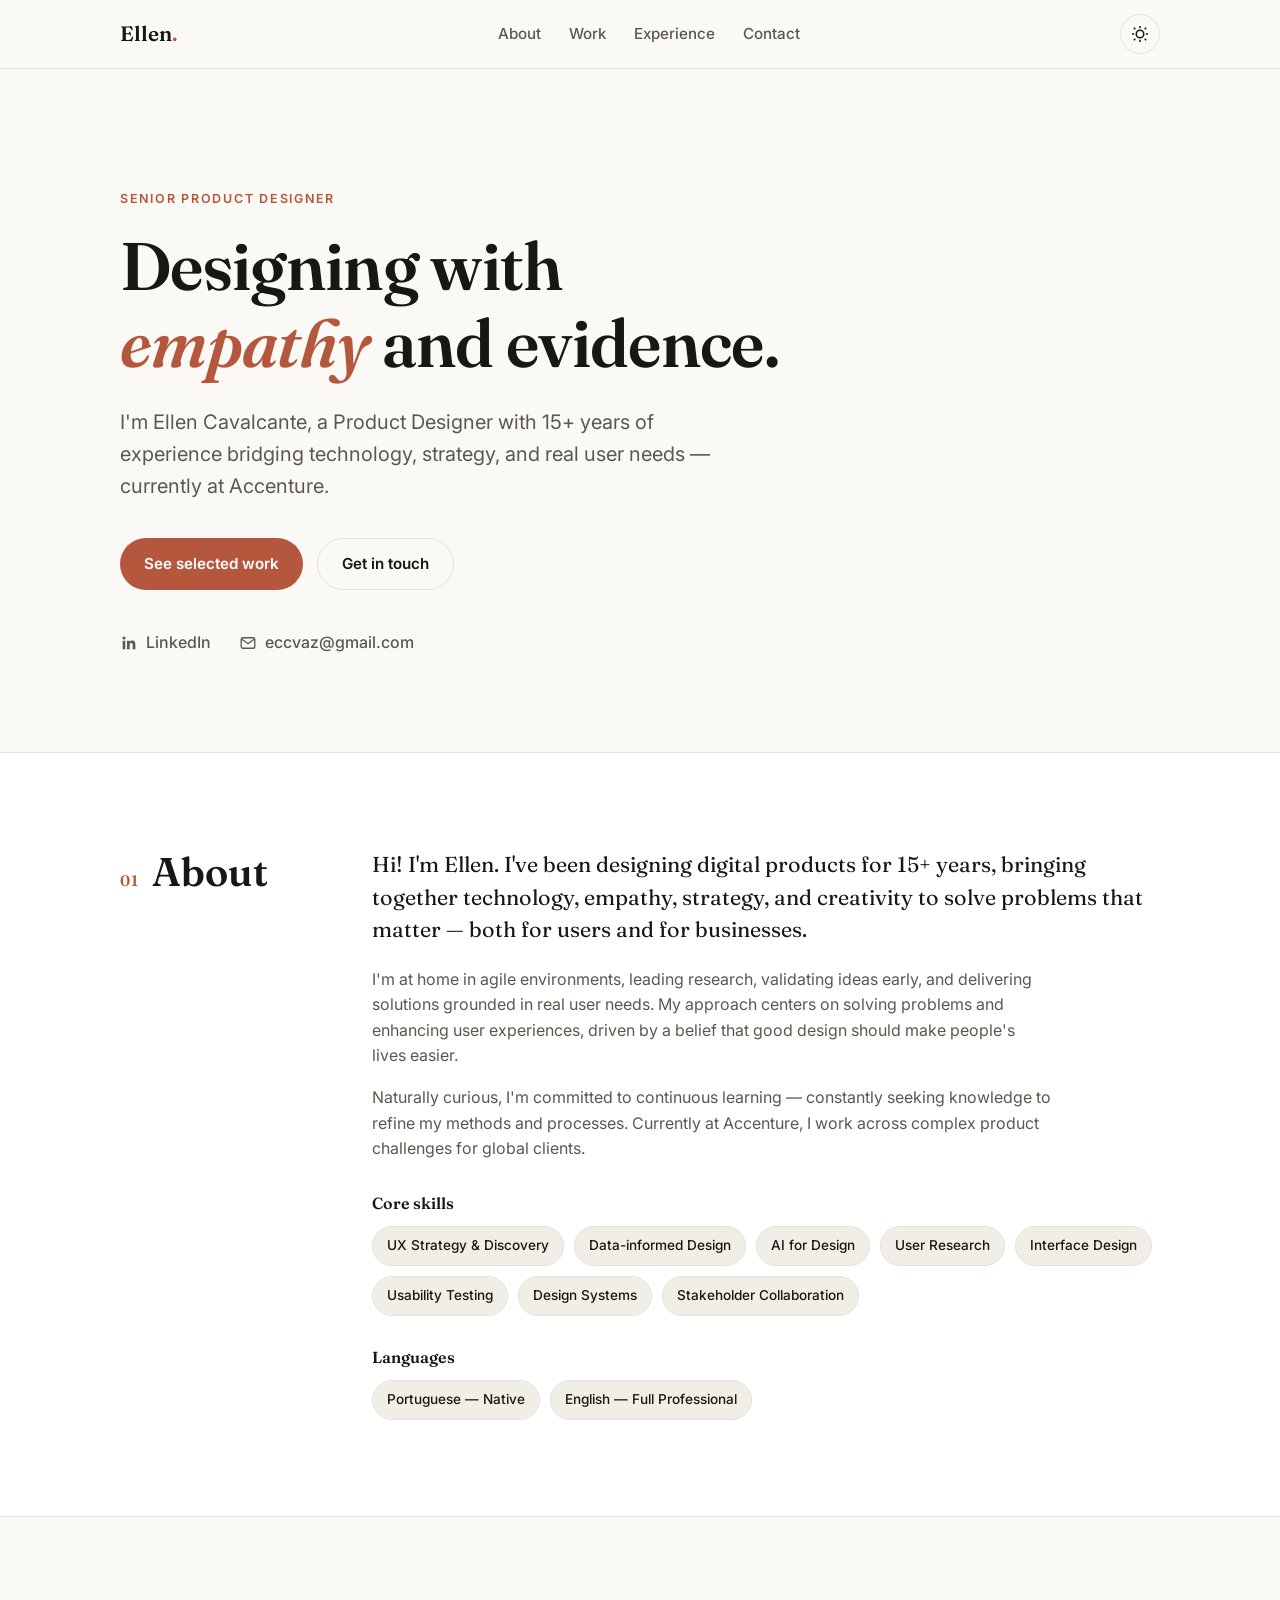
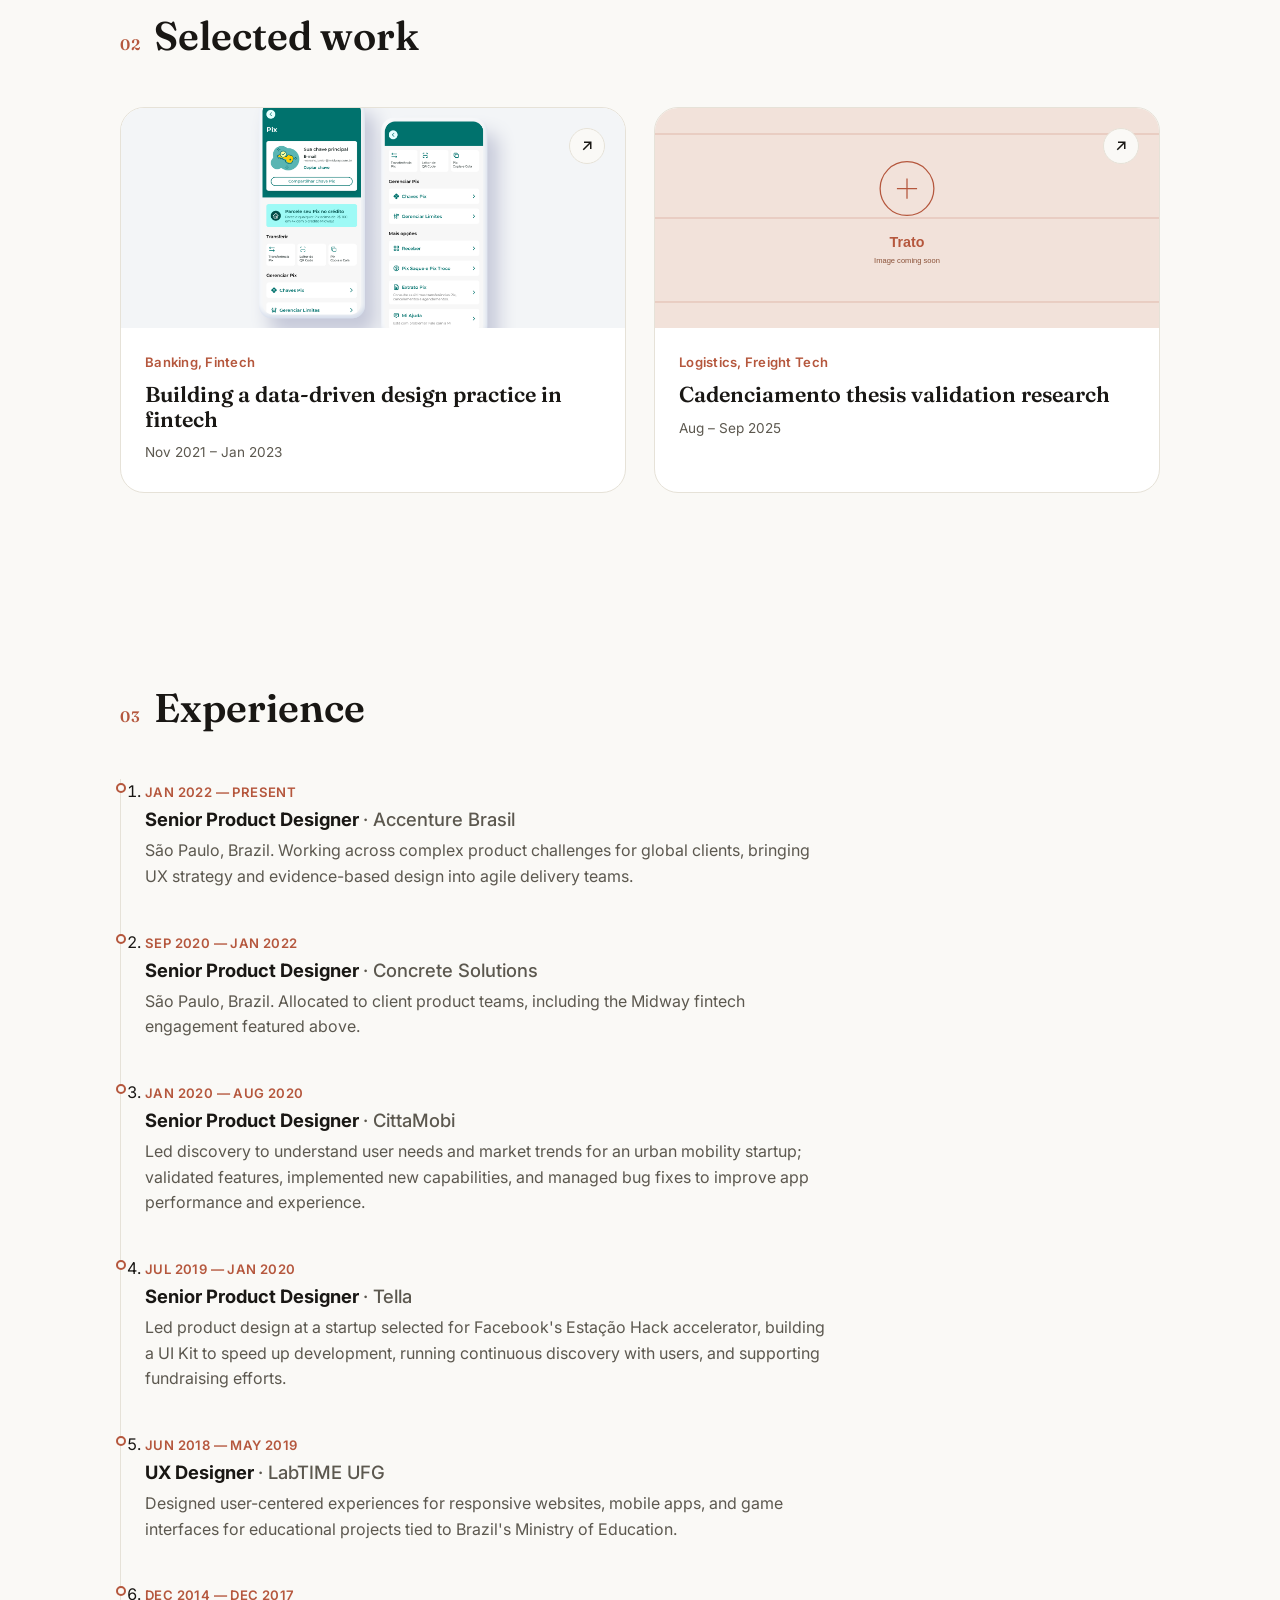
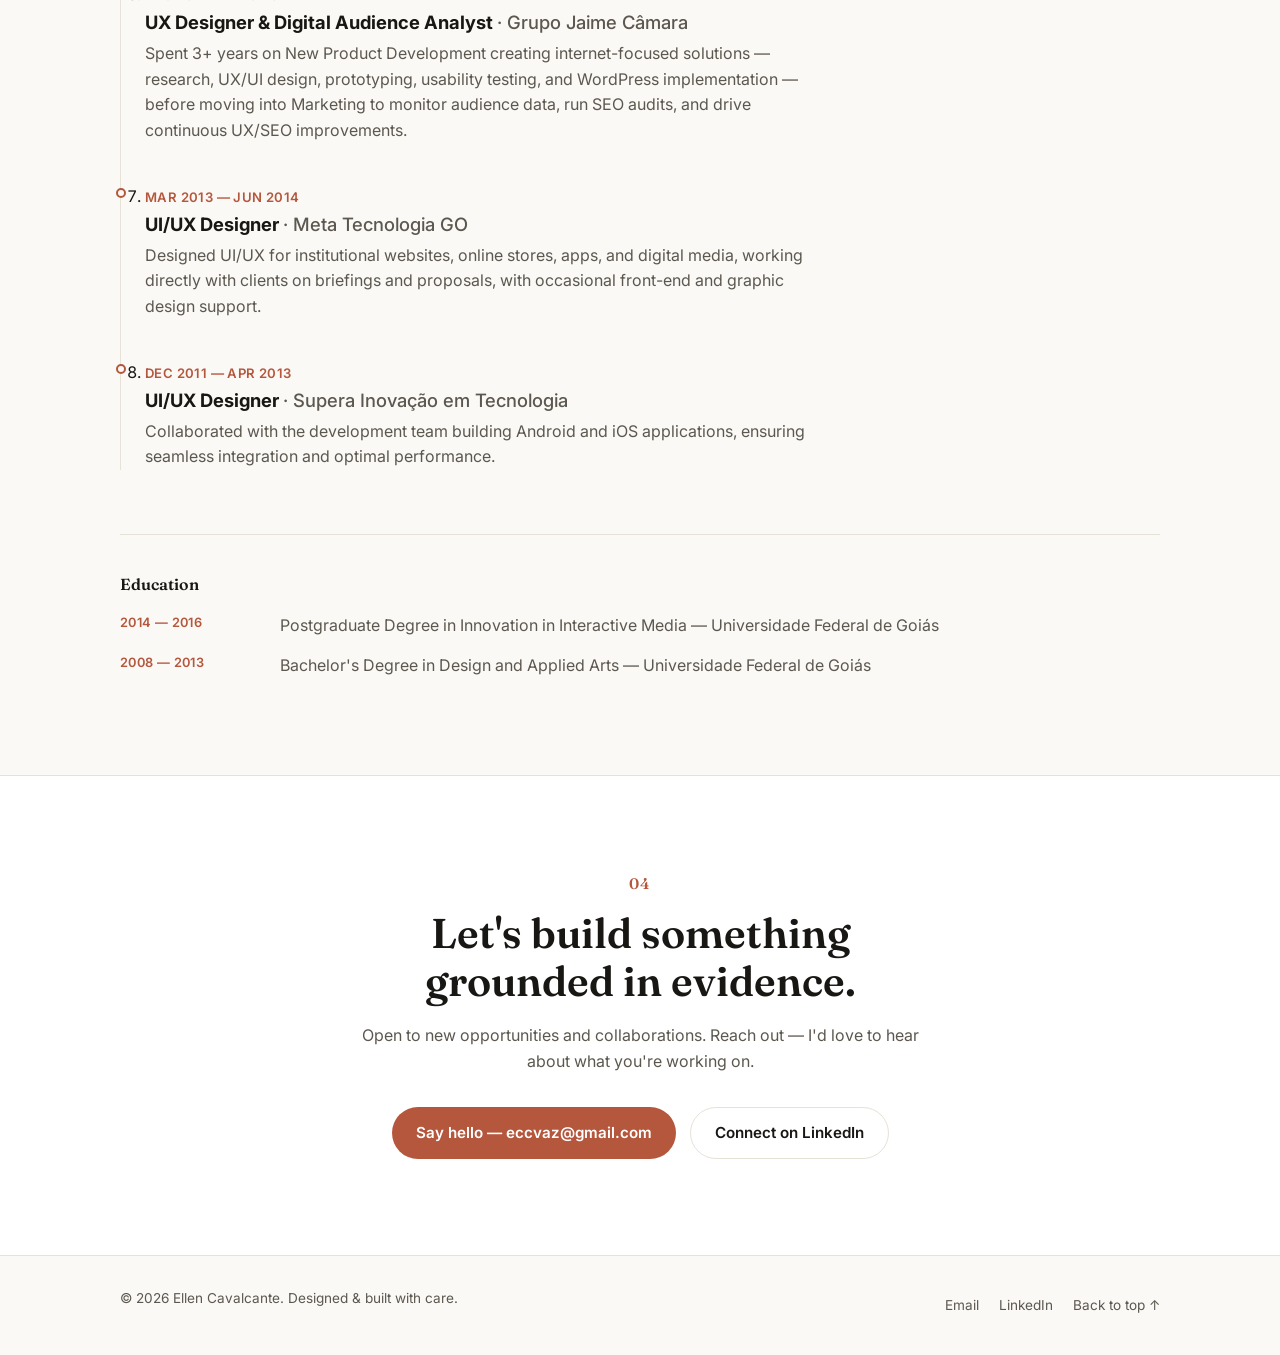
<file: index.html>
<!DOCTYPE html>
<html lang="en">
<head>
<meta charset="UTF-8" />
<meta name="viewport" content="width=device-width, initial-scale=1.0" />
<title>Ellen Cavalcante — Senior Product Designer</title>
<meta name="description" content="Ellen Cavalcante, Senior Product Designer with 15+ years of experience bridging technology, strategy, and real user needs. Designing with empathy and evidence." />
<link rel="preconnect" href="https://fonts.googleapis.com" />
<link rel="preconnect" href="https://fonts.gstatic.com" crossorigin />
<link href="https://fonts.googleapis.com/css2?family=Fraunces:ital,opsz,wght@0,9..144,400;0,9..144,500;0,9..144,600;1,9..144,500&family=Inter:wght@400;500;600;700&display=swap" rel="stylesheet" />
<link rel="stylesheet" href="assets/css/style.css" />
</head>
<body>

<a class="skip-link" href="#main">Skip to content</a>

<header class="site-header">
  <div class="wrap header-inner">
    <a href="#top" class="logo">Ellen<span>.</span></a>

    <nav class="main-nav" id="main-nav">
      <a href="#about">About</a>
      <a href="#work">Work</a>
      <a href="#experience">Experience</a>
      <a href="#contact">Contact</a>
    </nav>

    <div class="header-actions">
      <button id="theme-toggle" class="icon-btn" type="button" aria-label="Toggle dark mode">
        <svg class="icon icon-sun" width="20" height="20" viewBox="0 0 24 24" fill="none" stroke="currentColor" stroke-width="1.8"><circle cx="12" cy="12" r="4.5"/><path d="M12 2.5v2.5M12 19v2.5M4.6 4.6l1.8 1.8M17.6 17.6l1.8 1.8M2.5 12h2.5M19 12h2.5M4.6 19.4l1.8-1.8M17.6 6.4l1.8-1.8"/></svg>
        <svg class="icon icon-moon" width="20" height="20" viewBox="0 0 24 24" fill="none" stroke="currentColor" stroke-width="1.8"><path d="M20 14.5A8.5 8.5 0 1 1 9.5 4a6.8 6.8 0 0 0 10.5 10.5Z"/></svg>
      </button>
      <button id="nav-toggle" class="icon-btn nav-toggle" type="button" aria-label="Open menu" aria-expanded="false" aria-controls="main-nav">
        <span></span><span></span><span></span>
      </button>
    </div>
  </div>
</header>

<main id="main">

  <!-- HERO -->
  <section class="hero" id="top">
    <div class="wrap hero-inner">
      <p class="eyebrow reveal">Senior Product Designer</p>
      <h1 class="reveal">Designing with <em>empathy</em> and evidence.</h1>
      <p class="hero-lead reveal">
        I'm Ellen Cavalcante, a Product Designer with 15+ years of experience bridging
        technology, strategy, and real user needs — currently at Accenture.
      </p>
      <div class="hero-actions reveal">
        <a class="btn btn-primary" href="#work">See selected work</a>
        <a class="btn btn-ghost" href="#contact">Get in touch</a>
      </div>
      <div class="hero-links reveal">
        <a href="https://www.linkedin.com/in/ellen-cavalcante" target="_blank" rel="noopener">
          <svg width="18" height="18" viewBox="0 0 24 24" fill="currentColor"><path d="M20.45 20.45h-3.55v-5.57c0-1.33-.02-3.04-1.85-3.04-1.86 0-2.15 1.45-2.15 2.94v5.67H9.35V9h3.41v1.56h.05c.48-.9 1.64-1.85 3.38-1.85 3.6 0 4.27 2.37 4.27 5.46v6.28ZM5.34 7.43a2.06 2.06 0 1 1 0-4.12 2.06 2.06 0 0 1 0 4.12ZM7.12 20.45H3.56V9h3.56v11.45Z"/></svg>
          LinkedIn
        </a>
        <a href="mailto:eccvaz@gmail.com">
          <svg width="18" height="18" viewBox="0 0 24 24" fill="none" stroke="currentColor" stroke-width="1.8"><rect x="3" y="5" width="18" height="14" rx="2"/><path d="m4 7 8 6 8-6"/></svg>
          eccvaz@gmail.com
        </a>
      </div>
    </div>
  </section>

  <!-- ABOUT -->
  <section class="about" id="about">
    <div class="wrap about-grid">
      <div class="section-head reveal">
        <span class="section-num">01</span>
        <h2>About</h2>
      </div>

      <div class="about-content">
        <p class="about-lead reveal">
          Hi! I'm Ellen. I've been designing digital products for 15+ years, bringing
          together technology, empathy, strategy, and creativity to solve problems that
          matter — both for users and for businesses.
        </p>
        <p class="reveal">
          I'm at home in agile environments, leading research, validating ideas early, and
          delivering solutions grounded in real user needs. My approach centers on solving
          problems and enhancing user experiences, driven by a belief that good design
          should make people's lives easier.
        </p>
        <p class="reveal">
          Naturally curious, I'm committed to continuous learning — constantly seeking
          knowledge to refine my methods and processes. Currently at Accenture, I work
          across complex product challenges for global clients.
        </p>

        <div class="skills reveal">
          <h3>Core skills</h3>
          <ul class="tag-list">
            <li>UX Strategy &amp; Discovery</li>
            <li>Data-informed Design</li>
            <li>AI for Design</li>
            <li>User Research</li>
            <li>Interface Design</li>
            <li>Usability Testing</li>
            <li>Design Systems</li>
            <li>Stakeholder Collaboration</li>
          </ul>
        </div>

        <div class="languages reveal">
          <h3>Languages</h3>
          <ul class="tag-list">
            <li>Portuguese — Native</li>
            <li>English — Full Professional</li>
          </ul>
        </div>
      </div>
    </div>
  </section>

  <!-- PROJECTS -->
  <section class="work" id="work">
    <div class="wrap">
      <div class="section-head reveal">
        <span class="section-num">02</span>
        <h2>Selected work</h2>
      </div>

      <div class="work-grid">
        <a class="work-card reveal" href="cases/building-a-data-driven-design-practice-in-fintech.html">
          <div class="work-card-media">
            <img src="assets/img/projects/midway/hero.png" alt="Pix home screen redesign for Midway's fintech app" loading="lazy" />
          </div>
          <div class="work-card-body">
            <p class="work-card-meta">Banking, Fintech</p>
            <h3>Building a data-driven design practice in fintech</h3>
            <p class="work-card-period">Nov 2021 – Jan 2023</p>
          </div>
          <span class="work-card-arrow" aria-hidden="true">
            <svg width="18" height="18" viewBox="0 0 24 24" fill="none" stroke="currentColor" stroke-width="2"><path d="M7 17 17 7M8 7h9v9"/></svg>
          </span>
        </a>

        <a class="work-card reveal" href="cases/cadenciamento-thesis-validation-research.html">
          <div class="work-card-media">
            <img src="assets/img/projects/trato/placeholder.svg" alt="Trato — Cadenciamento research project placeholder image" loading="lazy" />
          </div>
          <div class="work-card-body">
            <p class="work-card-meta">Logistics, Freight Tech</p>
            <h3>Cadenciamento thesis validation research</h3>
            <p class="work-card-period">Aug – Sep 2025</p>
          </div>
          <span class="work-card-arrow" aria-hidden="true">
            <svg width="18" height="18" viewBox="0 0 24 24" fill="none" stroke="currentColor" stroke-width="2"><path d="M7 17 17 7M8 7h9v9"/></svg>
          </span>
        </a>
      </div>
    </div>
  </section>

  <!-- EXPERIENCE -->
  <section class="experience" id="experience">
    <div class="wrap">
      <div class="section-head reveal">
        <span class="section-num">03</span>
        <h2>Experience</h2>
      </div>

      <ol class="timeline">
        <li class="timeline-item reveal">
          <div class="timeline-marker"></div>
          <div class="timeline-content">
            <p class="timeline-date">Jan 2022 — Present</p>
            <h3>Senior Product Designer <span>· Accenture Brasil</span></h3>
            <p>São Paulo, Brazil. Working across complex product challenges for global clients, bringing UX strategy and evidence-based design into agile delivery teams.</p>
          </div>
        </li>
        <li class="timeline-item reveal">
          <div class="timeline-marker"></div>
          <div class="timeline-content">
            <p class="timeline-date">Sep 2020 — Jan 2022</p>
            <h3>Senior Product Designer <span>· Concrete Solutions</span></h3>
            <p>São Paulo, Brazil. Allocated to client product teams, including the Midway fintech engagement featured above.</p>
          </div>
        </li>
        <li class="timeline-item reveal">
          <div class="timeline-marker"></div>
          <div class="timeline-content">
            <p class="timeline-date">Jan 2020 — Aug 2020</p>
            <h3>Senior Product Designer <span>· CittaMobi</span></h3>
            <p>Led discovery to understand user needs and market trends for an urban mobility startup; validated features, implemented new capabilities, and managed bug fixes to improve app performance and experience.</p>
          </div>
        </li>
        <li class="timeline-item reveal">
          <div class="timeline-marker"></div>
          <div class="timeline-content">
            <p class="timeline-date">Jul 2019 — Jan 2020</p>
            <h3>Senior Product Designer <span>· Tella</span></h3>
            <p>Led product design at a startup selected for Facebook's Estação Hack accelerator, building a UI Kit to speed up development, running continuous discovery with users, and supporting fundraising efforts.</p>
          </div>
        </li>
        <li class="timeline-item reveal">
          <div class="timeline-marker"></div>
          <div class="timeline-content">
            <p class="timeline-date">Jun 2018 — May 2019</p>
            <h3>UX Designer <span>· LabTIME UFG</span></h3>
            <p>Designed user-centered experiences for responsive websites, mobile apps, and game interfaces for educational projects tied to Brazil's Ministry of Education.</p>
          </div>
        </li>
        <li class="timeline-item reveal">
          <div class="timeline-marker"></div>
          <div class="timeline-content">
            <p class="timeline-date">Dec 2014 — Dec 2017</p>
            <h3>UX Designer &amp; Digital Audience Analyst <span>· Grupo Jaime Câmara</span></h3>
            <p>Spent 3+ years on New Product Development creating internet-focused solutions — research, UX/UI design, prototyping, usability testing, and WordPress implementation — before moving into Marketing to monitor audience data, run SEO audits, and drive continuous UX/SEO improvements.</p>
          </div>
        </li>
        <li class="timeline-item reveal">
          <div class="timeline-marker"></div>
          <div class="timeline-content">
            <p class="timeline-date">Mar 2013 — Jun 2014</p>
            <h3>UI/UX Designer <span>· Meta Tecnologia GO</span></h3>
            <p>Designed UI/UX for institutional websites, online stores, apps, and digital media, working directly with clients on briefings and proposals, with occasional front-end and graphic design support.</p>
          </div>
        </li>
        <li class="timeline-item reveal">
          <div class="timeline-marker"></div>
          <div class="timeline-content">
            <p class="timeline-date">Dec 2011 — Apr 2013</p>
            <h3>UI/UX Designer <span>· Supera Inovação em Tecnologia</span></h3>
            <p>Collaborated with the development team building Android and iOS applications, ensuring seamless integration and optimal performance.</p>
          </div>
        </li>
      </ol>

      <div class="education reveal">
        <h3>Education</h3>
        <ul class="education-list">
          <li>
            <span class="edu-date">2014 — 2016</span>
            <span>Postgraduate Degree in Innovation in Interactive Media — Universidade Federal de Goiás</span>
          </li>
          <li>
            <span class="edu-date">2008 — 2013</span>
            <span>Bachelor's Degree in Design and Applied Arts — Universidade Federal de Goiás</span>
          </li>
        </ul>
      </div>
    </div>
  </section>

  <!-- CONTACT -->
  <section class="contact" id="contact">
    <div class="wrap contact-inner reveal">
      <span class="section-num">04</span>
      <h2>Let's build something grounded in evidence.</h2>
      <p>Open to new opportunities and collaborations. Reach out — I'd love to hear about what you're working on.</p>
      <div class="contact-actions">
        <a class="btn btn-primary" href="mailto:eccvaz@gmail.com">Say hello — eccvaz@gmail.com</a>
        <a class="btn btn-ghost" href="https://www.linkedin.com/in/ellen-cavalcante" target="_blank" rel="noopener">Connect on LinkedIn</a>
      </div>
    </div>
  </section>

</main>

<footer class="site-footer">
  <div class="wrap footer-inner">
    <p>© <span id="year"></span> Ellen Cavalcante. Designed &amp; built with care.</p>
    <div class="footer-links">
      <a href="mailto:eccvaz@gmail.com">Email</a>
      <a href="https://www.linkedin.com/in/ellen-cavalcante" target="_blank" rel="noopener">LinkedIn</a>
      <a href="#top">Back to top ↑</a>
    </div>
  </div>
</footer>

<script src="assets/js/main.js"></script>
</body>
</html>
</file>
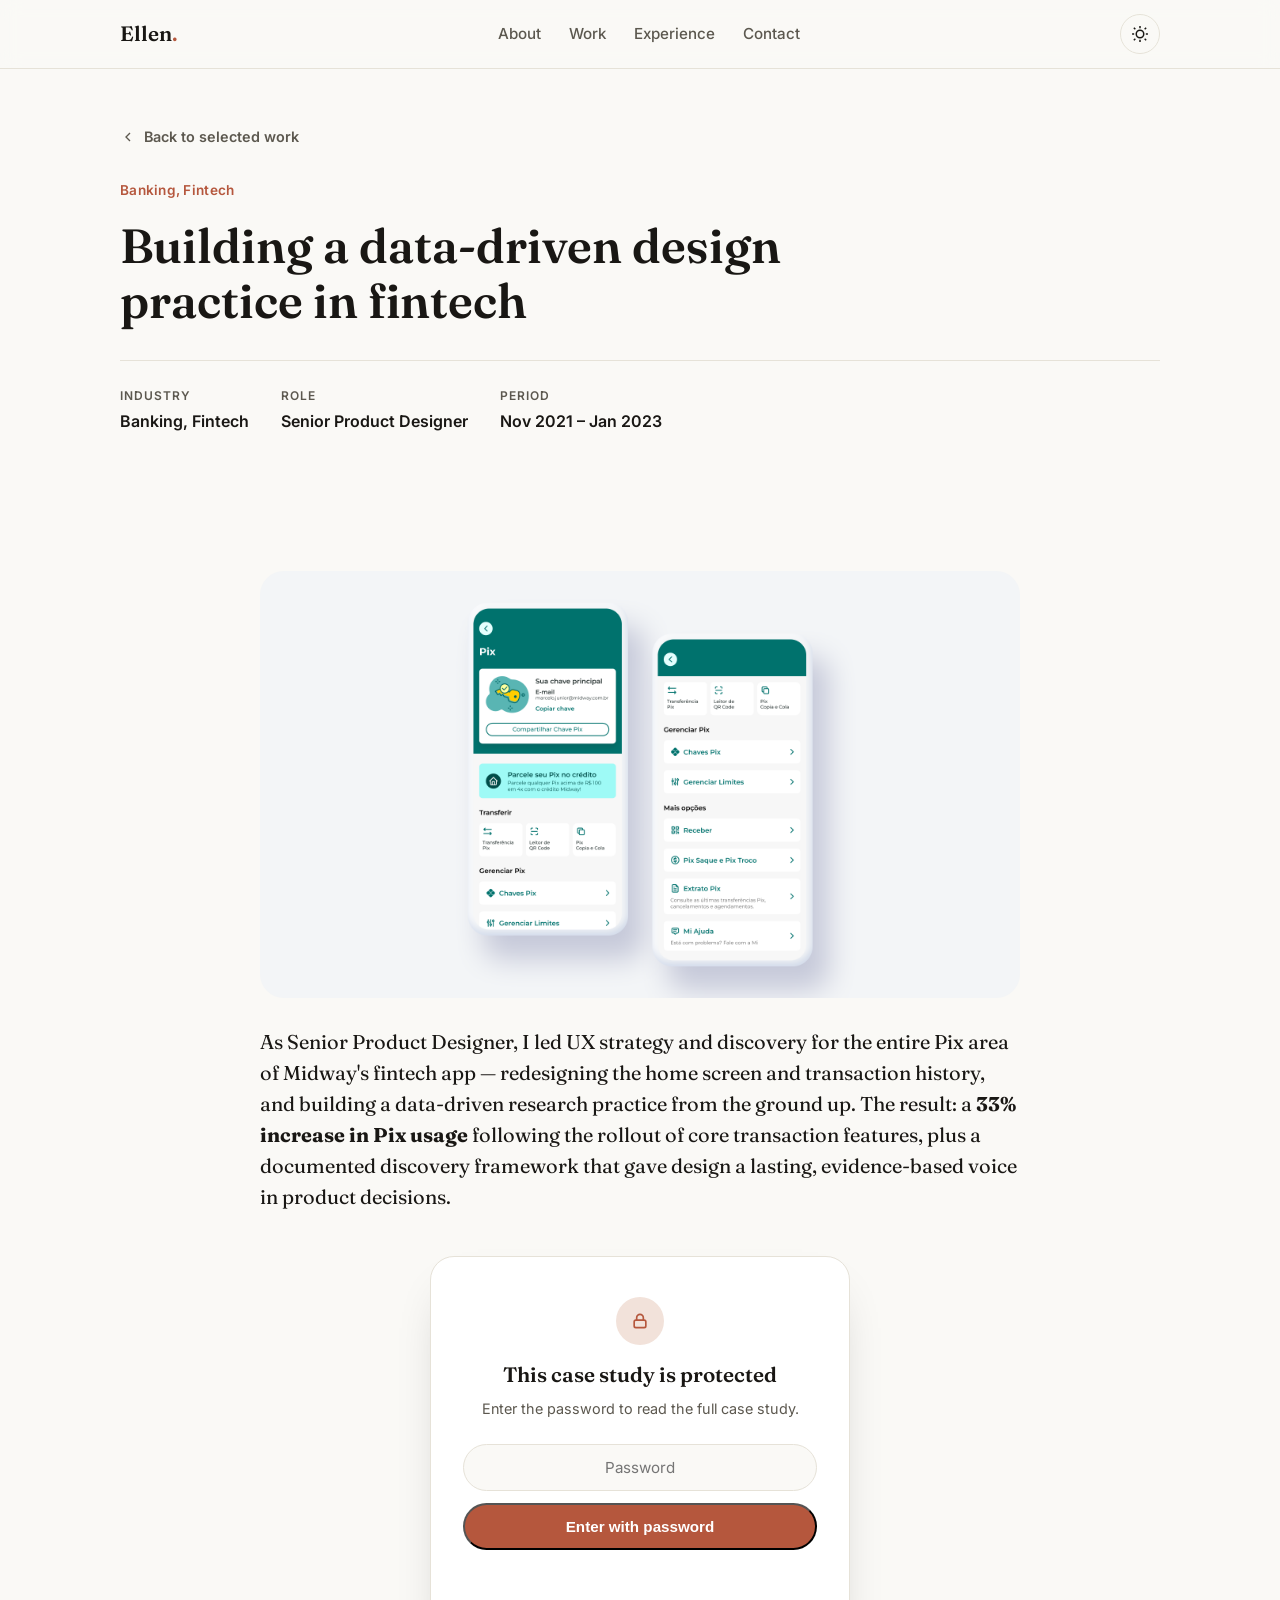
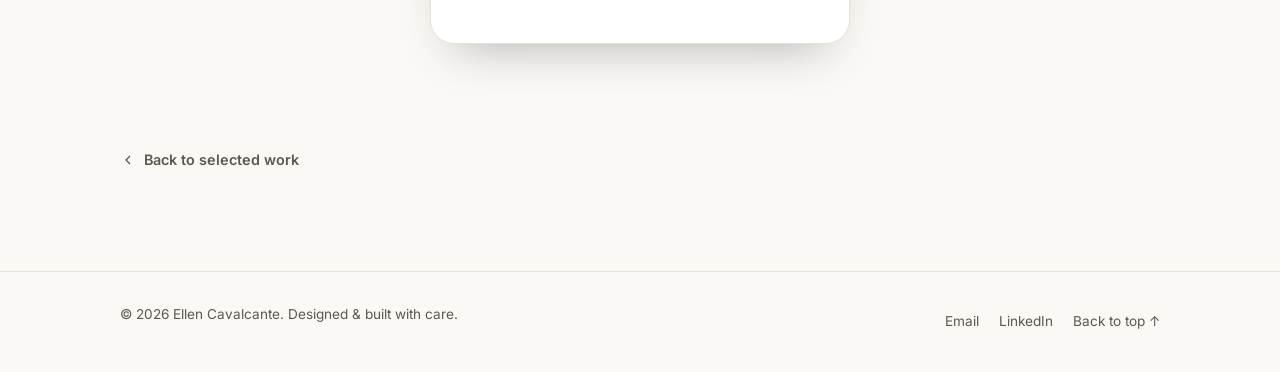
<file: cases/building-a-data-driven-design-practice-in-fintech.html>
<!DOCTYPE html>
<html lang="en">
<head>
<meta charset="UTF-8" />
<meta name="viewport" content="width=device-width, initial-scale=1.0" />
<title>Building a data-driven design practice in fintech — Ellen Cavalcante</title>
<meta name="description" content="Case study: how Ellen Cavalcante led UX strategy and discovery for Midway's Pix product, growing usage 33% by building a data-driven design practice with little to no data." />
<link rel="preconnect" href="https://fonts.googleapis.com" />
<link rel="preconnect" href="https://fonts.gstatic.com" crossorigin />
<link href="https://fonts.googleapis.com/css2?family=Fraunces:ital,opsz,wght@0,9..144,400;0,9..144,500;0,9..144,600;1,9..144,500&family=Inter:wght@400;500;600;700&display=swap" rel="stylesheet" />
<link rel="stylesheet" href="../assets/css/style.css" />
</head>
<body>

<a class="skip-link" href="#main">Skip to content</a>

<header class="site-header">
  <div class="wrap header-inner">
    <a href="../index.html" class="logo">Ellen<span>.</span></a>

    <nav class="main-nav" id="main-nav">
      <a href="../index.html#about">About</a>
      <a href="../index.html#work">Work</a>
      <a href="../index.html#experience">Experience</a>
      <a href="../index.html#contact">Contact</a>
    </nav>

    <div class="header-actions">
      <button id="theme-toggle" class="icon-btn" type="button" aria-label="Toggle dark mode">
        <svg class="icon icon-sun" width="20" height="20" viewBox="0 0 24 24" fill="none" stroke="currentColor" stroke-width="1.8"><circle cx="12" cy="12" r="4.5"/><path d="M12 2.5v2.5M12 19v2.5M4.6 4.6l1.8 1.8M17.6 17.6l1.8 1.8M2.5 12h2.5M19 12h2.5M4.6 19.4l1.8-1.8M17.6 6.4l1.8-1.8"/></svg>
        <svg class="icon icon-moon" width="20" height="20" viewBox="0 0 24 24" fill="none" stroke="currentColor" stroke-width="1.8"><path d="M20 14.5A8.5 8.5 0 1 1 9.5 4a6.8 6.8 0 0 0 10.5 10.5Z"/></svg>
      </button>
      <button id="nav-toggle" class="icon-btn nav-toggle" type="button" aria-label="Open menu" aria-expanded="false" aria-controls="main-nav">
        <span></span><span></span><span></span>
      </button>
    </div>
  </div>
</header>

<main id="main">

  <!-- CASE HERO -->
  <section class="case-hero">
    <div class="wrap">
      <a class="case-back reveal" href="../index.html#work">
        <svg width="16" height="16" viewBox="0 0 24 24" fill="none" stroke="currentColor" stroke-width="2"><path d="M15 6 9 12l6 6"/></svg>
        Back to selected work
      </a>
      <p class="case-meta reveal">Banking, Fintech</p>
      <h1 class="reveal">Building a data-driven design practice in fintech</h1>

      <div class="case-hero-facts reveal">
        <div>
          <h4>Industry</h4>
          <p>Banking, Fintech</p>
        </div>
        <div>
          <h4>Role</h4>
          <p>Senior Product Designer</p>
        </div>
        <div>
          <h4>Period</h4>
          <p>Nov 2021 – Jan 2023</p>
        </div>
      </div>
    </div>
  </section>

  <!-- CASE CONTENT -->
  <section class="work">
    <div class="wrap">
      <div class="case-article">
        <div class="case-media reveal">
          <img src="../assets/img/projects/midway/hero.png" alt="Pix home screen redesign for Midway's fintech app" loading="lazy" />
        </div>

        <p class="case-summary reveal">
          As Senior Product Designer, I led UX strategy and discovery for the entire Pix
          area of Midway's fintech app — redesigning the home screen and transaction
          history, and building a data-driven research practice from the ground up. The
          result: a <strong>33% increase in Pix usage</strong> following the rollout of
          core transaction features, plus a documented discovery framework that gave
          design a lasting, evidence-based voice in product decisions.
        </p>

        <div class="case-gated-wrap is-locked" id="case-gated-wrap">
          <div class="case-block">
            <h4>Context</h4>
            <p>
              Midway, a fintech within a well-established retail group, already had Pix
              (Brazil's instant payment system) in its app — but usability and information
              architecture issues hurt the customer experience and drove constant contact
              with support. Direct access to users was limited, flows weren't tagged for
              analytics, and prioritization leaned on intuition rather than evidence — an
              approach that had already produced one failed feature after months of
              development.
            </p>
          </div>

          <div class="case-block">
            <h4>The challenge</h4>
            <p>
              How do you practice data-driven design in an environment where almost no data
              is available — and still influence product decisions?
            </p>
          </div>

          <div class="case-block">
            <h4>My role</h4>
            <p>
              As Senior Product Designer, I was responsible for the entire Pix area of the
              app, leading UX strategy and discovery — going beyond delivering screens to
              change how the team made product decisions.
            </p>
          </div>

          <div class="case-block">
            <h4>What I did</h4>
            <ul>
              <li>Evolved the Voice of the Customer (VoC) report from raw data into a monthly, trend-driven input for prioritization</li>
              <li>Structured a discovery framework combining VoC/NPS data, benchmarking, and early workshops with engineering</li>
              <li>Redesigned the Pix home screen, replacing a limited carousel with a grouped list and a fixed Pix key card</li>
              <li>Redesigned the Pix transaction history for visual consistency and clarity</li>
              <li>Benchmarked 6 market players (Itaú, Neon, Nubank, Iti, Inter, PicPay)</li>
              <li>Mapped Bacen notification requirements and reviewed push notification copy for compliance</li>
            </ul>
          </div>

          <div class="case-block">
            <h4>Evolving the Voice of the Customer (VoC) report</h4>
            <p>
              The team already received a monthly spreadsheet from the Contact Center with
              all customer interactions about Pix. A report was being produced from that
              spreadsheet, but it only presented raw data with no historical reference, and
              it ended up forgotten after the monthly presentation. Over the months, I dug
              deeper into that spreadsheet and found ways to extract more relevant insights —
              cross-referencing categories, tracking trends over time, and connecting user
              pain points to backlog decisions. Over time, this material began to be actively
              used to support and defend design decisions and influence the PM's
              prioritization.
            </p>
          </div>

          <div class="case-block">
            <h4>Discovery framework</h4>
            <p>
              We had a costly lesson with Pix no Crédito, a feature that allowed users to
              make instant payments using a credit card. After months of development, it was
              launched and quickly deprioritized due to low adoption, highlighting the need
              for a more structured process before building new features. Together with the
              other Midway designer and the PM, I began structuring a discovery framework
              adapted to the project's reality: starting from Voice of the Customer and NPS
              data, moving through benchmarking, and involving the development team from the
              very beginning with collaborative workshops to map technical constraints and
              risks before any decisions were made.
            </p>
          </div>

          <div class="case-block">
            <h4>Pix home redesign</h4>
            <p>
              The Pix home screen had a carousel menu that displayed only 3 options, hiding
              the rest — causing confusion, with customer complaints pointing to difficulty
              navigating and finding features, especially the Pix key. We revisited the
              information architecture and chose to replace the carousel with a vertical list
              grouped by action categories (transfer, manage, more options), and created a
              fixed card on the home screen to display the main Pix key, making it easier to
              share.
            </p>
          </div>

          <div class="case-gallery">
            <figure>
              <img src="../assets/img/projects/midway/voc-report.png" alt="Enhanced Voice of the Customer report slide deck presented monthly to the team" loading="lazy" />
              <figcaption>Enhanced VoC report, presented monthly to the entire team</figcaption>
            </figure>
            <figure>
              <img src="../assets/img/projects/midway/workshop.png" alt="Workshop held with the team to co-create a solution for the Pix home screen" loading="lazy" />
              <figcaption>Workshop to co-create the Pix home screen solution</figcaption>
            </figure>
            <figure>
              <img src="../assets/img/projects/midway/home-handoff.png" alt="Pix home screen redesign Figma handoff" loading="lazy" />
              <figcaption>Pix home screen redesign — Figma handoff</figcaption>
            </figure>
            <figure>
              <img src="../assets/img/projects/midway/home-redesign.png" alt="Final Pix home redesign" loading="lazy" />
              <figcaption>Pix home redesign</figcaption>
            </figure>
            <figure>
              <img src="../assets/img/projects/midway/transaction-history.png" alt="Pix transaction history redesign" loading="lazy" />
              <figcaption>Pix transaction history redesign</figcaption>
            </figure>
            <figure>
              <img src="../assets/img/projects/midway/benchmarking.png" alt="Benchmarking of Pix home screens across 6 market players" loading="lazy" />
              <figcaption>Benchmarking — Pix home across 6 market players</figcaption>
            </figure>
          </div>

          <div class="case-block">
            <h4>Additional deliverables</h4>
            <p>
              <strong>Pix transaction history</strong> — We aligned the Pix statement to the
              visual standard of the main account statement, fixing layout inconsistencies
              and visually differentiating transaction types: received, sent, refunded, and
              scheduled. To explore solutions, we ran a Crazy 8's session with the full team
              (devs, QAs, PM, and SMs), which helped generate diverse ideas and align
              expectations early in the process.
            </p>
            <p>
              <strong>Benchmarking</strong> — We conducted a comparative analysis of the main
              Pix flows (home, transfers, limit management, statement, and my keys) across 6
              market players: Itaú, Neon, Nubank, Iti, Inter, and PicPay. The study served as
              a reference for redesign decisions and helped identify market patterns that
              users were already familiar with.
            </p>
            <p>
              <strong>Notification mapping</strong> — We mapped all mandatory and
              non-mandatory Bacen notifications and reviewed the push notification messages,
              adjusting the tone and ensuring regulatory compliance.
            </p>
          </div>

          <div class="case-block">
            <h4>Results &amp; impact</h4>
            <p>
              A <strong>33% increase in Pix usage</strong> followed the rollout of core
              transaction features in November 2022. Beyond that metric, I wasn't able to
              track quantitative results for all the changes, since the flows were still not
              tagged when I left the project — an important limitation to acknowledge. What I
              can say with confidence is that, throughout the project, design gained a
              stronger voice in product decisions: the PM started using Voice of the Customer
              data as a prioritization criterion, and the discovery framework was left as a
              documented process for the team to keep using. More than the deliverables
              themselves, the legacy I tried to leave was showing that design decisions can
              (and should) be backed by evidence — even when the available data is imperfect.
            </p>
          </div>

          <div class="case-block">
            <h4>What I learned</h4>
            <p>
              Working in an environment with low research maturity taught me to be creative
              with the resources available. It's not always possible to follow the ideal
              process — but that's no reason to abandon process altogether. There's always a
              way to make well-grounded decisions within the constraints of the context.
            </p>
          </div>

          <div class="case-tags">
            <span>Figma</span>
            <span>Discovery</span>
            <span>Benchmarking</span>
            <span>Workshops</span>
            <span>Data Analysis</span>
            <span>UI Design</span>
          </div>

          <a class="case-link" href="https://www.figma.com/design/C0L5BpYGp4JwPYnMRVhFvb/Benchmarking---Pix?node-id=136-1363&t=MypX3qYjNk126EIJ-1" target="_blank" rel="noopener">
            View full benchmarking report
            <svg width="16" height="16" viewBox="0 0 24 24" fill="none" stroke="currentColor" stroke-width="2"><path d="M7 17 17 7M8 7h9v9"/></svg>
          </a>
        </div>

        <div class="case-gate" id="case-gate">
          <div class="case-gate-icon">
            <svg width="20" height="20" viewBox="0 0 24 24" fill="none" stroke="currentColor" stroke-width="2"><rect x="5" y="11" width="14" height="9" rx="2"/><path d="M8 11V8a4 4 0 0 1 8 0v3"/></svg>
          </div>
          <h3>This case study is protected</h3>
          <p>Enter the password to read the full case study.</p>
          <form class="case-gate-form" id="case-gate-form">
            <input
              type="password"
              id="case-gate-input"
              class="case-gate-input"
              placeholder="Password"
              autocomplete="off"
              required
            />
            <button type="submit" class="btn btn-primary">Enter with password</button>
            <p class="case-gate-error" id="case-gate-error"></p>
          </form>
        </div>
      </div>

      <a class="case-back case-back-bottom reveal" href="../index.html#work">
        <svg width="16" height="16" viewBox="0 0 24 24" fill="none" stroke="currentColor" stroke-width="2"><path d="M15 6 9 12l6 6"/></svg>
        Back to selected work
      </a>
    </div>
  </section>

</main>

<footer class="site-footer">
  <div class="wrap footer-inner">
    <p>© <span id="year"></span> Ellen Cavalcante. Designed &amp; built with care.</p>
    <div class="footer-links">
      <a href="mailto:eccvaz@gmail.com">Email</a>
      <a href="https://www.linkedin.com/in/ellen-cavalcante" target="_blank" rel="noopener">LinkedIn</a>
      <a href="#top">Back to top ↑</a>
    </div>
  </div>
</footer>

<script src="../assets/js/main.js"></script>
</body>
</html>
</file>
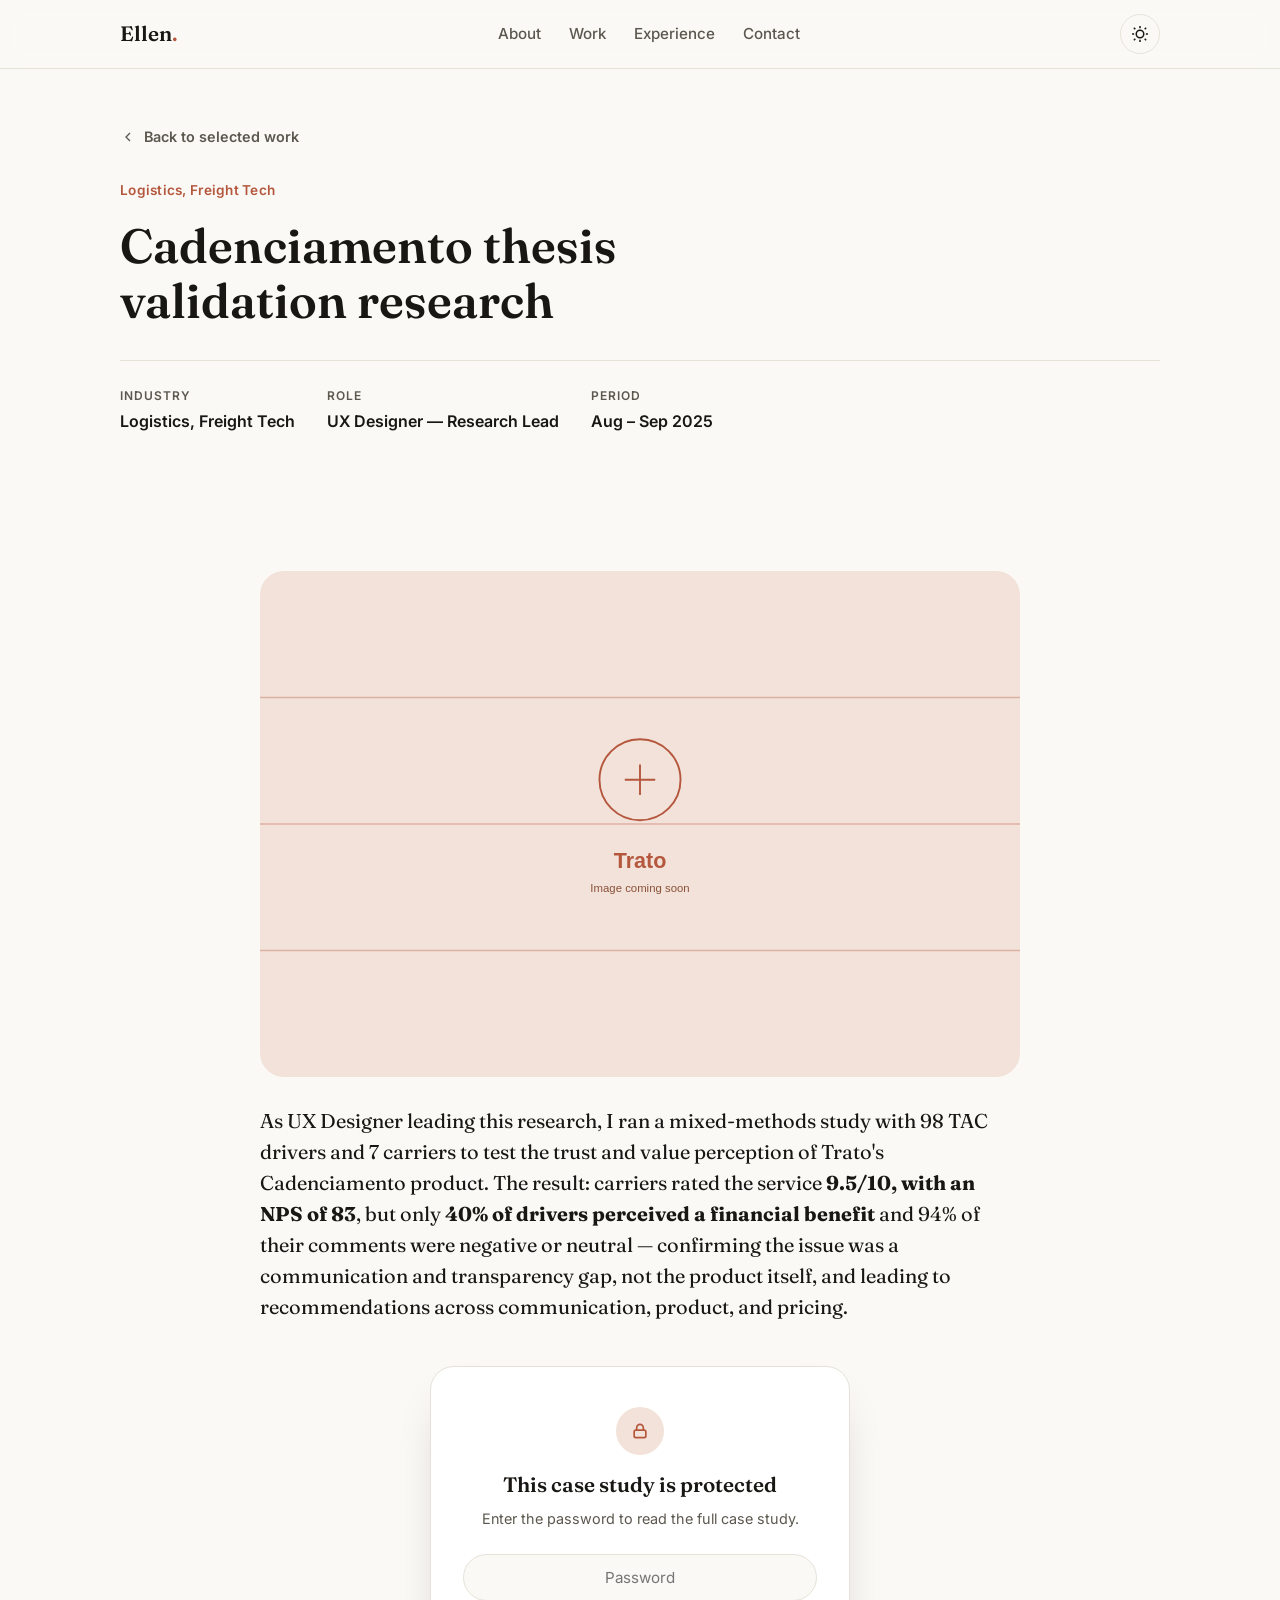
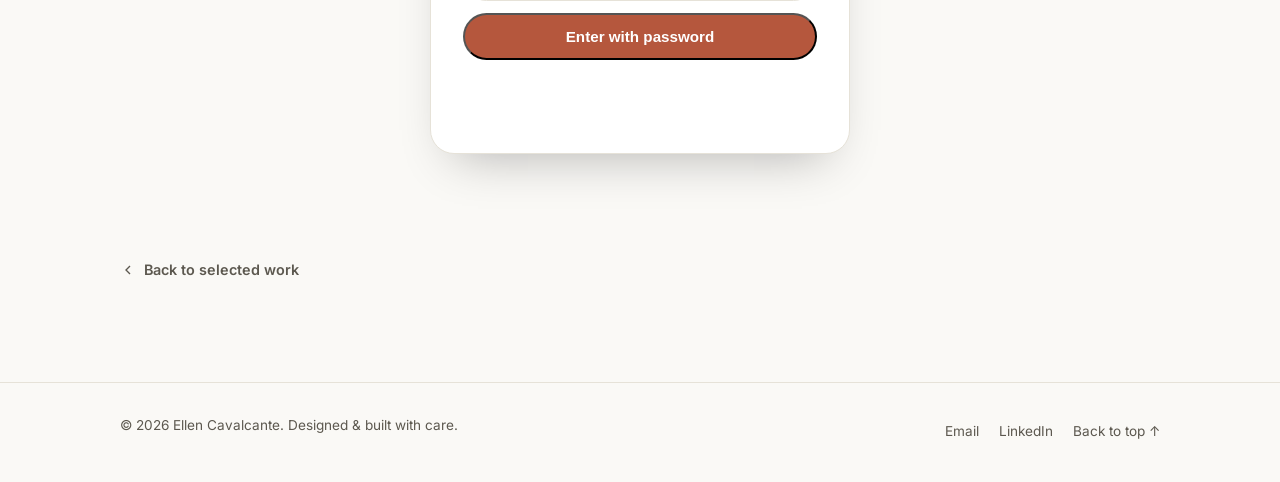
<file: cases/cadenciamento-thesis-validation-research.html>
<!DOCTYPE html>
<html lang="en">
<head>
<meta charset="UTF-8" />
<meta name="viewport" content="width=device-width, initial-scale=1.0" />
<title>Cadenciamento Thesis Validation Research — Ellen Cavalcante</title>
<meta name="description" content="Case study: how Ellen Cavalcante led mixed-methods research at Trato to validate the trust and value perception of the Cadenciamento product among drivers and carriers." />
<link rel="preconnect" href="https://fonts.googleapis.com" />
<link rel="preconnect" href="https://fonts.gstatic.com" crossorigin />
<link href="https://fonts.googleapis.com/css2?family=Fraunces:ital,opsz,wght@0,9..144,400;0,9..144,500;0,9..144,600;1,9..144,500&family=Inter:wght@400;500;600;700&display=swap" rel="stylesheet" />
<link rel="stylesheet" href="../assets/css/style.css" />
</head>
<body>

<a class="skip-link" href="#main">Skip to content</a>

<header class="site-header">
  <div class="wrap header-inner">
    <a href="../index.html" class="logo">Ellen<span>.</span></a>

    <nav class="main-nav" id="main-nav">
      <a href="../index.html#about">About</a>
      <a href="../index.html#work">Work</a>
      <a href="../index.html#experience">Experience</a>
      <a href="../index.html#contact">Contact</a>
    </nav>

    <div class="header-actions">
      <button id="theme-toggle" class="icon-btn" type="button" aria-label="Toggle dark mode">
        <svg class="icon icon-sun" width="20" height="20" viewBox="0 0 24 24" fill="none" stroke="currentColor" stroke-width="1.8"><circle cx="12" cy="12" r="4.5"/><path d="M12 2.5v2.5M12 19v2.5M4.6 4.6l1.8 1.8M17.6 17.6l1.8 1.8M2.5 12h2.5M19 12h2.5M4.6 19.4l1.8-1.8M17.6 6.4l1.8-1.8"/></svg>
        <svg class="icon icon-moon" width="20" height="20" viewBox="0 0 24 24" fill="none" stroke="currentColor" stroke-width="1.8"><path d="M20 14.5A8.5 8.5 0 1 1 9.5 4a6.8 6.8 0 0 0 10.5 10.5Z"/></svg>
      </button>
      <button id="nav-toggle" class="icon-btn nav-toggle" type="button" aria-label="Open menu" aria-expanded="false" aria-controls="main-nav">
        <span></span><span></span><span></span>
      </button>
    </div>
  </div>
</header>

<main id="main">

  <!-- CASE HERO -->
  <section class="case-hero">
    <div class="wrap">
      <a class="case-back reveal" href="../index.html#work">
        <svg width="16" height="16" viewBox="0 0 24 24" fill="none" stroke="currentColor" stroke-width="2"><path d="M15 6 9 12l6 6"/></svg>
        Back to selected work
      </a>
      <p class="case-meta reveal">Logistics, Freight Tech</p>
      <h1 class="reveal">Cadenciamento thesis validation research</h1>

      <div class="case-hero-facts reveal">
        <div>
          <h4>Industry</h4>
          <p>Logistics, Freight Tech</p>
        </div>
        <div>
          <h4>Role</h4>
          <p>UX Designer — Research Lead</p>
        </div>
        <div>
          <h4>Period</h4>
          <p>Aug – Sep 2025</p>
        </div>
      </div>
    </div>
  </section>

  <!-- CASE CONTENT -->
  <section class="work">
    <div class="wrap">
      <div class="case-article">
        <div class="case-media reveal">
          <img src="../assets/img/projects/trato/placeholder.svg" alt="Trato — Cadenciamento research project placeholder image" loading="lazy" />
        </div>

        <p class="case-summary reveal">
          As UX Designer leading this research, I ran a mixed-methods study with 98 TAC
          drivers and 7 carriers to test the trust and value perception of Trato's
          Cadenciamento product. The result: carriers rated the service
          <strong>9.5/10, with an NPS of 83</strong>, but only <strong>40% of drivers
          perceived a financial benefit</strong> and 94% of their comments were negative or
          neutral — confirming the issue was a communication and transparency gap, not the
          product itself, and leading to recommendations across communication, product, and
          pricing.
        </p>

        <div class="case-gated-wrap is-locked" id="case-gated-wrap">
          <div class="case-block">
            <h4>The challenge</h4>
            <p>
              Cadenciamento existed and adoption was growing, but some autonomous drivers
              (TAC) distrusted the service, believing the system deliberately delayed
              scheduling slots to force the purchase of early-access upgrades. Before making
              any product changes, the team needed to understand whether this negative
              perception was real, what was causing it, and how to address it.
            </p>
          </div>

          <div class="case-block">
            <h4>The result</h4>
            <p>
              I led a mixed-methods study with 98 TAC drivers (chatbot survey) and 7
              carriers (remote interviews). The findings revealed a critical asymmetry: while
              100% of carriers recognized a direct financial benefit and gave an average
              rating of 9.5/10, only 40% of drivers perceived any gain, and 94% of comments
              were negative or neutral. The study confirmed the problem wasn't the product
              itself, but a serious failure in communication and transparency.
              Recommendations covered communication, product, and pricing.
            </p>
          </div>

          <div class="case-block">
            <h4>Context</h4>
            <p>
              Trato is a road freight logistics management platform connecting drivers,
              carriers, and shippers. One of its core features is Cadenciamento, an
              intelligent scheduling service for terminal unloading slots that emerged from a
              real problem: in 2022, internal research found that drivers waited an average
              of 24 hours near terminals before their scheduled time. For a truck driver,
              downtime is lost money.
            </p>
            <p>
              The proposed solution was Cadenciamento Premium: letting drivers who arrive
              earlier pay to move up their slot, taking an opening created by a delay or
              cancellation. This gave drivers an earlier unloading slot, reducing idle time
              and increasing the number of trips they could make per month.
            </p>
            <p>
              The value proposition seemed clear, but internal evaluation data told a
              different story: some drivers believed the system deliberately delayed
              schedules to force the purchase of early slots. There was significant
              distrust, which could become a serious problem.
            </p>
          </div>

          <div class="case-block">
            <h4>The problem</h4>
            <p>
              Although adoption numbers were growing, user perception was fragmented.
              Carriers saw the service as essential. Autonomous drivers (TAC) told a
              different story: unfair charges, a manipulated system, lack of transparency.
            </p>
            <p>
              Before making any product changes, we needed to understand whether this
              negative perception was a communication problem, a design problem, a pricing
              problem, or something more structural. We decided to go directly to users for
              answers.
            </p>
          </div>

          <div class="case-block">
            <h4>My role</h4>
            <p>I led the research from planning to final analysis, including:</p>
            <ul>
              <li>Defining research objectives and questions</li>
              <li>Designing the mixed methodology (quantitative + qualitative)</li>
              <li>Writing the chatbot survey sent to TAC drivers</li>
              <li>Creating the interview script for carriers</li>
              <li>Conducting remote interviews (7 carriers, via Teams)</li>
              <li>Analyzing quantitative data and categorizing open-ended responses</li>
              <li>Synthesizing findings, generating insights, and building recommendations</li>
              <li>Presenting results to the product team and stakeholders</li>
            </ul>
          </div>

          <div class="case-block">
            <h4>Defining what we wanted to learn</h4>
            <p>The research was designed to answer four core questions:</p>
            <ul>
              <li>Is the service perceived as financially advantageous?</li>
              <li>What is the overall perception of Cadenciamento?</li>
              <li>What would happen if the service were discontinued?</li>
              <li>What drives a user to pay (or not) for early access?</li>
            </ul>
          </div>

          <div class="case-block">
            <h4>Quantitative research with TAC drivers</h4>
            <p>
              We sent a 5-question survey via WhatsApp chatbot to 772 drivers who had made
              more than 5 early-access purchases between January and June 2025. The
              criterion ensured respondents had real experience with the service. We received
              98 valid responses — a reasonable rate for this audience, which tends to have
              low engagement with formal surveys.
            </p>
            <p>
              The questions covered perceived financial return, overall rating, impact of
              discontinuation, decision factors, and an open question about how the service
              could improve.
            </p>
          </div>

          <div class="case-block">
            <h4>Qualitative research with carriers</h4>
            <p>
              To deepen the quantitative data, I conducted structured interviews with focal
              points from 7 carriers of different sizes, between July and August 2025.
              Conversations were held remotely via Teams, averaging 20 minutes.
            </p>
            <p>
              The script was built to understand perceived value, service rating, impact of
              its absence, and decision criteria — mirroring the dimensions used with TAC
              drivers, to allow direct comparison between the two audiences.
            </p>
          </div>

          <div class="case-block">
            <h4>TAC drivers: the product works, but trust is broken</h4>
            <p>
              The data revealed an undeniable divergence: while 40% of drivers perceive a
              financial benefit from the service, 39% say it doesn't help, and 32% would end
              the service if they could. The predominant sentiment in open-ended responses
              was negative or neutral in 94% of comments.
            </p>
            <p>
              The main themes were price (mentioned in 43 responses), scheduling (23), and a
              perception of unfairness in the process (9). Many believed slots were
              deliberately scarce to force the purchase of early access — a perception that
              didn't match the system's actual logic, but revealed a serious failure in
              communication and transparency.
            </p>
          </div>

          <div class="case-block">
            <h4>Carriers: the service is essential</h4>
            <p>
              The contrast was stark. All interviewed carriers recognized a direct financial
              benefit. The average rating was 9.5/10, with an NPS of 83. Six of the seven
              said they couldn't maintain the same level of operational efficiency without
              the service.
            </p>
            <p>
              For this audience, early access isn't just an extra cost — it's an investment.
              The decision to pay is strategic, based on guaranteed future cargo, client
              urgency, and freight value. The platform was praised for its ease of use, even
              among drivers with limited digital familiarity.
            </p>
          </div>

          <div class="case-block">
            <h4>The core asymmetry</h4>
            <p>
              The hypothesis we tested was: TAC drivers perceive increased profit from
              Cadenciamento. The answer was: partially. The benefit exists, and carriers
              prove it with concrete operational data. But for autonomous drivers,
              communication about how the system works is poor, and the result is distrust —
              which erodes adoption.
            </p>
          </div>

          <div class="case-block">
            <h4>Results &amp; learnings</h4>
            <p>The research produced recommendations across three fronts:</p>
            <ul>
              <li><strong>Communication</strong> — develop an education program for drivers about how quotas work, using accessible language and in-app presence</li>
              <li><strong>Product</strong> — implement greater transparency around slot availability and create a differentiated interface with contextual explanations for the TAC audience</li>
              <li><strong>Pricing</strong> — review the strategy for autonomous drivers and consider a differentiated model by user profile</li>
            </ul>
            <p>Beyond the deliverables, I walked away with a few important learnings:</p>
            <ul>
              <li>A product can work well operationally and still fail in user perception — these are different layers that need to be addressed in parallel</li>
              <li>Research with users who have low digital familiarity requires adapted channels and formats; the chatbot was the right choice for TAC drivers</li>
              <li>Having two audiences with radically different perceptions of the same product signals that communication strategy needs to be segmented — there's no single message that works for everyone</li>
            </ul>
          </div>

          <div class="case-tags">
            <span>UX Research</span>
            <span>Quantitative Research</span>
            <span>Qualitative Research</span>
            <span>Product Design</span>
          </div>
        </div>

        <div class="case-gate" id="case-gate">
          <div class="case-gate-icon">
            <svg width="20" height="20" viewBox="0 0 24 24" fill="none" stroke="currentColor" stroke-width="2"><rect x="5" y="11" width="14" height="9" rx="2"/><path d="M8 11V8a4 4 0 0 1 8 0v3"/></svg>
          </div>
          <h3>This case study is protected</h3>
          <p>Enter the password to read the full case study.</p>
          <form class="case-gate-form" id="case-gate-form">
            <input
              type="password"
              id="case-gate-input"
              class="case-gate-input"
              placeholder="Password"
              autocomplete="off"
              required
            />
            <button type="submit" class="btn btn-primary">Enter with password</button>
            <p class="case-gate-error" id="case-gate-error"></p>
          </form>
        </div>
      </div>

      <a class="case-back case-back-bottom reveal" href="../index.html#work">
        <svg width="16" height="16" viewBox="0 0 24 24" fill="none" stroke="currentColor" stroke-width="2"><path d="M15 6 9 12l6 6"/></svg>
        Back to selected work
      </a>
    </div>
  </section>

</main>

<footer class="site-footer">
  <div class="wrap footer-inner">
    <p>© <span id="year"></span> Ellen Cavalcante. Designed &amp; built with care.</p>
    <div class="footer-links">
      <a href="mailto:eccvaz@gmail.com">Email</a>
      <a href="https://www.linkedin.com/in/ellen-cavalcante" target="_blank" rel="noopener">LinkedIn</a>
      <a href="#top">Back to top ↑</a>
    </div>
  </div>
</footer>

<script src="../assets/js/main.js"></script>
</body>
</html>
</file>
<file: assets/css/style.css>
/* ==========================================================================
   Ellen Cavalcante — Portfolio
   ========================================================================== */

:root {
  /* Light theme */
  --color-bg: #faf9f6;
  --color-surface: #ffffff;
  --color-text: #191714;
  --color-text-muted: #5c584f;
  --color-border: #e6e2d8;
  --color-accent: #b5573d;
  --color-accent-soft: #f2e2da;
  --color-tag-bg: #f0eee6;

  --font-display: "Fraunces", Georgia, serif;
  --font-body: "Inter", -apple-system, BlinkMacSystemFont, "Segoe UI", sans-serif;

  --container-w: 1080px;
  --radius-s: 6px;
  --radius-m: 14px;
  --radius-l: 24px;

  --ease: cubic-bezier(0.22, 1, 0.36, 1);
  color-scheme: light;
}

:root[data-theme="dark"] {
  --color-bg: #14130f;
  --color-surface: #1c1a15;
  --color-text: #f2efe8;
  --color-text-muted: #a9a496;
  --color-border: #322f27;
  --color-accent: #e08a68;
  --color-accent-soft: #322620;
  --color-tag-bg: #241f19;
  color-scheme: dark;
}

@media (prefers-color-scheme: dark) {
  :root:not([data-theme="light"]) {
    --color-bg: #14130f;
    --color-surface: #1c1a15;
    --color-text: #f2efe8;
    --color-text-muted: #a9a496;
    --color-border: #322f27;
    --color-accent: #e08a68;
    --color-accent-soft: #322620;
    --color-tag-bg: #241f19;
    color-scheme: dark;
  }
}

* { box-sizing: border-box; }

html {
  scroll-behavior: smooth;
}

@media (prefers-reduced-motion: reduce) {
  html { scroll-behavior: auto; }
  *, *::before, *::after {
    animation-duration: 0.01ms !important;
    animation-iteration-count: 1 !important;
    transition-duration: 0.01ms !important;
    scroll-behavior: auto !important;
  }
}

body {
  margin: 0;
  background: var(--color-bg);
  color: var(--color-text);
  font-family: var(--font-body);
  font-size: 16px;
  line-height: 1.6;
  -webkit-font-smoothing: antialiased;
  transition: background-color 0.3s var(--ease), color 0.3s var(--ease);
}

.wrap {
  max-width: var(--container-w);
  margin: 0 auto;
  padding: 0 20px;
}

h1, h2, h3, h4 {
  font-family: var(--font-display);
  font-weight: 600;
  line-height: 1.15;
  margin: 0;
}

h1 em, h2 em { font-style: italic; color: var(--color-accent); }

p { margin: 0 0 1em; color: var(--color-text-muted); }
p:last-child { margin-bottom: 0; }

a { color: inherit; text-decoration: none; }

img { max-width: 100%; display: block; }

ul { padding: 0; margin: 0; list-style: none; }

.skip-link {
  position: absolute;
  left: -999px;
  top: auto;
  background: var(--color-accent);
  color: #fff;
  padding: 10px 16px;
  border-radius: var(--radius-s);
  z-index: 999;
}
.skip-link:focus {
  left: 20px;
  top: 20px;
}

/* ---------------- Header ---------------- */

.site-header {
  position: sticky;
  top: 0;
  z-index: 100;
  background: color-mix(in srgb, var(--color-bg) 85%, transparent);
  backdrop-filter: blur(10px);
  border-bottom: 1px solid var(--color-border);
}

.header-inner {
  display: flex;
  align-items: center;
  justify-content: space-between;
  height: 68px;
}

.logo {
  font-family: var(--font-display);
  font-size: 1.3rem;
  font-weight: 600;
}
.logo span { color: var(--color-accent); }

.main-nav {
  display: none;
  gap: 28px;
}
.main-nav a {
  font-size: 0.95rem;
  font-weight: 500;
  color: var(--color-text-muted);
  position: relative;
  padding: 4px 0;
  transition: color 0.2s var(--ease);
}
.main-nav a::after {
  content: "";
  position: absolute;
  left: 0; bottom: 0;
  width: 0%;
  height: 1px;
  background: var(--color-accent);
  transition: width 0.25s var(--ease);
}
.main-nav a:hover {
  color: var(--color-text);
}
.main-nav a:hover::after { width: 100%; }

.header-actions {
  display: flex;
  align-items: center;
  gap: 8px;
}

.icon-btn {
  background: none;
  border: 1px solid var(--color-border);
  border-radius: 999px;
  width: 40px;
  height: 40px;
  display: inline-flex;
  align-items: center;
  justify-content: center;
  cursor: pointer;
  color: var(--color-text);
  transition: border-color 0.2s var(--ease), transform 0.2s var(--ease), background 0.2s var(--ease);
}
.icon-btn:hover {
  border-color: var(--color-accent);
  transform: translateY(-1px);
}

.icon-moon { display: none; }
:root[data-theme="dark"] .icon-sun { display: none; }
:root[data-theme="dark"] .icon-moon { display: block; }

.nav-toggle {
  flex-direction: column;
  gap: 4px;
}
.nav-toggle span {
  display: block;
  width: 16px;
  height: 2px;
  background: currentColor;
  border-radius: 2px;
  transition: transform 0.25s var(--ease), opacity 0.25s var(--ease);
}
.nav-toggle[aria-expanded="true"] span:nth-child(1) { transform: translateY(6px) rotate(45deg); }
.nav-toggle[aria-expanded="true"] span:nth-child(2) { opacity: 0; }
.nav-toggle[aria-expanded="true"] span:nth-child(3) { transform: translateY(-6px) rotate(-45deg); }

@media (max-width: 719px) {
  .main-nav {
    position: absolute;
    top: 68px;
    left: 0;
    right: 0;
    background: var(--color-surface);
    border-bottom: 1px solid var(--color-border);
    flex-direction: column;
    padding: 12px 20px 20px;
    gap: 4px;
    transform: translateY(-8px);
    opacity: 0;
    pointer-events: none;
    transition: transform 0.25s var(--ease), opacity 0.25s var(--ease);
  }
  .main-nav.is-open {
    display: flex;
    transform: translateY(0);
    opacity: 1;
    pointer-events: auto;
  }
  .main-nav a {
    padding: 10px 0;
    border-bottom: 1px solid var(--color-border);
  }
  .main-nav a:last-child { border-bottom: none; }
}

@media (min-width: 720px) {
  .main-nav {
    display: flex;
    position: static;
    background: none;
    border: none;
    padding: 0;
  }
  .nav-toggle { display: none; }
}

/* ---------------- Buttons ---------------- */

.btn {
  display: inline-flex;
  align-items: center;
  gap: 8px;
  padding: 13px 24px;
  border-radius: 999px;
  font-weight: 600;
  font-size: 0.95rem;
  transition: transform 0.2s var(--ease), box-shadow 0.2s var(--ease), background 0.2s var(--ease), border-color 0.2s var(--ease);
  white-space: nowrap;
}
.btn-primary {
  background: var(--color-accent);
  color: #fff;
}
.btn-primary:hover {
  transform: translateY(-2px);
  box-shadow: 0 10px 24px -8px color-mix(in srgb, var(--color-accent) 70%, transparent);
}
.btn-ghost {
  background: transparent;
  border: 1px solid var(--color-border);
  color: var(--color-text);
}
.btn-ghost:hover {
  border-color: var(--color-accent);
  color: var(--color-accent);
  transform: translateY(-2px);
}

/* ---------------- Sections shared ---------------- */

section { padding: 96px 0; }

.section-head {
  display: flex;
  align-items: baseline;
  gap: 14px;
  margin-bottom: 48px;
}
.section-num {
  font-family: var(--font-display);
  color: var(--color-accent);
  font-size: 0.95rem;
  font-weight: 600;
  letter-spacing: 0.04em;
}
.section-head h2 {
  font-size: clamp(1.8rem, 4vw, 2.5rem);
}

/* reveal-on-scroll */
.reveal {
  opacity: 0;
  transform: translateY(16px);
  transition: opacity 0.6s var(--ease), transform 0.6s var(--ease);
}
.reveal.is-visible {
  opacity: 1;
  transform: none;
}

/* ---------------- Hero ---------------- */

.hero {
  padding: 120px 0 96px;
}
.eyebrow {
  text-transform: uppercase;
  letter-spacing: 0.14em;
  font-size: 0.78rem;
  font-weight: 600;
  color: var(--color-accent);
  margin-bottom: 18px;
}
.hero h1 {
  font-size: clamp(2.4rem, 6.5vw, 4.2rem);
  max-width: 16ch;
  margin-bottom: 24px;
  letter-spacing: -0.01em;
}
.hero-lead {
  font-size: clamp(1.05rem, 2vw, 1.25rem);
  max-width: 46ch;
  margin-bottom: 36px;
}
.hero-actions {
  display: flex;
  flex-wrap: wrap;
  gap: 14px;
  margin-bottom: 40px;
}
.hero-links {
  display: flex;
  flex-wrap: wrap;
  gap: 28px;
}
.hero-links a {
  display: inline-flex;
  align-items: center;
  gap: 8px;
  font-weight: 500;
  color: var(--color-text-muted);
  border-bottom: 1px solid transparent;
  transition: color 0.2s var(--ease), border-color 0.2s var(--ease);
}
.hero-links a:hover {
  color: var(--color-accent);
  border-color: var(--color-accent);
}

/* ---------------- About ---------------- */

.about {
  background: var(--color-surface);
  border-top: 1px solid var(--color-border);
  border-bottom: 1px solid var(--color-border);
}
.about-grid {
  display: grid;
  grid-template-columns: 1fr;
  gap: 32px;
}
.about-lead {
  font-family: var(--font-display);
  font-size: 1.35rem;
  color: var(--color-text);
  line-height: 1.5;
  margin-bottom: 20px;
}
.about-content p { max-width: 68ch; }

.skills, .languages { margin-top: 32px; }
.skills h3, .languages h3 {
  font-size: 1rem;
  margin-bottom: 14px;
  color: var(--color-text);
}
.tag-list {
  display: flex;
  flex-wrap: wrap;
  gap: 10px;
}
.tag-list li {
  background: var(--color-tag-bg);
  border: 1px solid var(--color-border);
  color: var(--color-text);
  padding: 8px 14px;
  border-radius: 999px;
  font-size: 0.85rem;
  font-weight: 500;
  transition: border-color 0.2s var(--ease), transform 0.2s var(--ease);
}
.tag-list li:hover {
  border-color: var(--color-accent);
  transform: translateY(-2px);
}

@media (min-width: 860px) {
  .about-grid {
    grid-template-columns: 220px 1fr;
    align-items: start;
  }
}

/* ---------------- Work / Case cards (index) ---------------- */

.work-grid {
  display: grid;
  grid-template-columns: 1fr;
  gap: 28px;
}

@media (min-width: 700px) {
  .work-grid { grid-template-columns: repeat(2, 1fr); }
}

.work-card {
  display: flex;
  flex-direction: column;
  background: var(--color-surface);
  border: 1px solid var(--color-border);
  border-radius: var(--radius-l);
  overflow: hidden;
  position: relative;
  transition: transform 0.25s var(--ease), box-shadow 0.25s var(--ease), border-color 0.25s var(--ease);
}
.work-card:hover {
  transform: translateY(-4px);
  border-color: var(--color-accent);
  box-shadow: 0 20px 40px -20px rgba(0, 0, 0, 0.25);
}
.work-card:hover .work-card-media img {
  transform: scale(1.04);
}
.work-card:hover .work-card-arrow {
  background: var(--color-accent);
  color: #fff;
  transform: translate(2px, -2px);
}

.work-card-media {
  overflow: hidden;
}
.work-card-media img {
  width: 100%;
  height: 220px;
  object-fit: cover;
  transition: transform 0.4s var(--ease);
}

.work-card-body {
  padding: 24px 24px 28px;
}
.work-card-meta {
  font-size: 0.82rem;
  color: var(--color-accent);
  font-weight: 600;
  letter-spacing: 0.02em;
  margin-bottom: 10px;
}
.work-card-body h3 {
  font-size: 1.35rem;
  margin-bottom: 10px;
}
.work-card-period {
  font-size: 0.85rem;
  color: var(--color-text-muted);
  margin-bottom: 0;
}

.work-card-arrow {
  position: absolute;
  top: 20px;
  right: 20px;
  width: 36px;
  height: 36px;
  border-radius: 50%;
  background: var(--color-bg);
  border: 1px solid var(--color-border);
  display: inline-flex;
  align-items: center;
  justify-content: center;
  color: var(--color-text);
  transition: transform 0.25s var(--ease), background 0.25s var(--ease), color 0.25s var(--ease);
}

/* ---------------- Case detail page ---------------- */

.case-back {
  display: inline-flex;
  align-items: center;
  gap: 8px;
  font-weight: 600;
  font-size: 0.9rem;
  color: var(--color-text-muted);
  margin-bottom: 32px;
  transition: color 0.2s var(--ease), gap 0.2s var(--ease);
}
.case-back:hover {
  color: var(--color-accent);
  gap: 12px;
}
.case-back-bottom {
  margin-top: 48px;
  margin-bottom: 0;
}

.case-hero {
  padding: 56px 0 40px;
}
.case-hero .case-meta { margin-bottom: 16px; }
.case-hero h1 {
  font-size: clamp(2rem, 5vw, 3rem);
  max-width: 22ch;
  margin-bottom: 20px;
}
.case-hero-facts {
  display: flex;
  flex-wrap: wrap;
  gap: 32px;
  margin-top: 32px;
  padding-top: 28px;
  border-top: 1px solid var(--color-border);
}
.case-hero-facts div h4 {
  font-family: var(--font-body);
  font-size: 0.75rem;
  text-transform: uppercase;
  letter-spacing: 0.08em;
  color: var(--color-text-muted);
  margin-bottom: 6px;
}
.case-hero-facts div p {
  font-weight: 600;
  color: var(--color-text);
  margin: 0;
}

.case-article {
  max-width: 760px;
  margin: 0 auto;
}

.case-media img {
  width: 100%;
  height: auto;
  object-fit: cover;
  border-radius: var(--radius-l);
}

.case-meta {
  font-size: 0.85rem;
  color: var(--color-accent);
  font-weight: 600;
  letter-spacing: 0.02em;
  margin-bottom: 10px;
}

.case-summary {
  font-family: var(--font-display);
  font-size: 1.25rem;
  line-height: 1.55;
  color: var(--color-text);
  margin: 28px 0 44px;
}

.case-block { margin-bottom: 26px; }
.case-block h4 {
  font-family: var(--font-body);
  font-size: 0.8rem;
  text-transform: uppercase;
  letter-spacing: 0.08em;
  color: var(--color-text-muted);
  margin-bottom: 10px;
}
.case-block p, .case-block ul { max-width: 70ch; }
.case-block ul { display: flex; flex-direction: column; gap: 8px; }
.case-block ul li {
  position: relative;
  padding-left: 20px;
  color: var(--color-text-muted);
}
.case-block ul li::before {
  content: "";
  position: absolute;
  left: 0;
  top: 0.65em;
  width: 6px;
  height: 6px;
  border-radius: 50%;
  background: var(--color-accent);
}

.case-gallery {
  display: grid;
  grid-template-columns: 1fr;
  gap: 20px;
  margin: 36px 0;
}
.case-gallery figure { margin: 0; }
.case-gallery img {
  border-radius: var(--radius-m);
  border: 1px solid var(--color-border);
}
.case-gallery figcaption {
  margin-top: 10px;
  font-size: 0.85rem;
  color: var(--color-text-muted);
}

@media (min-width: 700px) {
  .case-gallery { grid-template-columns: repeat(2, 1fr); }
}

.case-tags {
  display: flex;
  flex-wrap: wrap;
  gap: 10px;
  margin: 28px 0 20px;
}
.case-tags span {
  background: var(--color-accent-soft);
  color: var(--color-accent);
  font-size: 0.8rem;
  font-weight: 600;
  padding: 6px 12px;
  border-radius: 999px;
}

.case-link {
  display: inline-flex;
  align-items: center;
  gap: 6px;
  font-weight: 600;
  color: var(--color-text);
  border-bottom: 1px solid var(--color-border);
  padding-bottom: 2px;
  transition: color 0.2s var(--ease), border-color 0.2s var(--ease), gap 0.2s var(--ease);
}
.case-link:hover {
  color: var(--color-accent);
  border-color: var(--color-accent);
  gap: 10px;
}

/* ---------------- Case paywall ---------------- */

.case-gated-wrap.is-locked {
  display: none;
}

.case-gate {
  max-width: 420px;
  margin: 0 auto 56px;
  background: var(--color-surface);
  border: 1px solid var(--color-border);
  border-radius: var(--radius-l);
  padding: 40px 32px;
  text-align: center;
  box-shadow: 0 24px 48px -24px rgba(0, 0, 0, 0.3);
}
.case-gate.is-hidden { display: none; }

.case-gate-icon {
  width: 48px;
  height: 48px;
  border-radius: 50%;
  background: var(--color-accent-soft);
  color: var(--color-accent);
  display: inline-flex;
  align-items: center;
  justify-content: center;
  margin-bottom: 18px;
}
.case-gate h3 {
  font-size: 1.3rem;
  margin-bottom: 10px;
}
.case-gate p {
  font-size: 0.9rem;
  margin-bottom: 24px;
}
.case-gate-form {
  display: flex;
  flex-direction: column;
  gap: 12px;
}
.case-gate-input {
  width: 100%;
  padding: 13px 18px;
  border-radius: 999px;
  border: 1px solid var(--color-border);
  background: var(--color-bg);
  color: var(--color-text);
  font-size: 0.95rem;
  text-align: center;
  font-family: var(--font-body);
  transition: border-color 0.2s var(--ease);
}
.case-gate-input:focus {
  outline: none;
  border-color: var(--color-accent);
}
.case-gate-form .btn { justify-content: center; }
.case-gate-error {
  min-height: 1.2em;
  font-size: 0.82rem;
  color: var(--color-accent);
  margin: 0;
}

/* ---------------- Experience / Timeline ---------------- */

.timeline {
  position: relative;
  padding-left: 24px;
  border-left: 1px solid var(--color-border);
  display: flex;
  flex-direction: column;
  gap: 40px;
}

.timeline-item { position: relative; }

.timeline-marker {
  position: absolute;
  left: -29px;
  top: 4px;
  width: 10px;
  height: 10px;
  border-radius: 50%;
  background: var(--color-bg);
  border: 2px solid var(--color-accent);
}

.timeline-date {
  font-size: 0.82rem;
  font-weight: 600;
  letter-spacing: 0.03em;
  color: var(--color-accent);
  margin-bottom: 6px;
  text-transform: uppercase;
}

.timeline-content h3 {
  font-size: 1.15rem;
  font-family: var(--font-body);
  font-weight: 700;
  margin-bottom: 8px;
}
.timeline-content h3 span {
  font-weight: 500;
  color: var(--color-text-muted);
}
.timeline-content p { max-width: 68ch; }

.education {
  margin-top: 64px;
  padding-top: 40px;
  border-top: 1px solid var(--color-border);
}
.education h3 {
  font-size: 1rem;
  margin-bottom: 20px;
}
.education-list {
  display: flex;
  flex-direction: column;
  gap: 14px;
}
.education-list li {
  display: flex;
  flex-direction: column;
  gap: 4px;
  color: var(--color-text-muted);
}
.edu-date {
  font-size: 0.8rem;
  font-weight: 600;
  color: var(--color-accent);
  text-transform: uppercase;
  letter-spacing: 0.03em;
}

@media (min-width: 640px) {
  .education-list li {
    flex-direction: row;
    gap: 20px;
  }
  .edu-date { flex: 0 0 140px; }
}

/* ---------------- Contact ---------------- */

.contact {
  background: var(--color-surface);
  border-top: 1px solid var(--color-border);
  text-align: center;
}
.contact-inner {
  display: flex;
  flex-direction: column;
  align-items: center;
  max-width: 640px;
}
.contact .section-num { margin-bottom: 14px; }
.contact h2 {
  font-size: clamp(1.8rem, 4.5vw, 2.6rem);
  margin-bottom: 18px;
}
.contact p { margin-bottom: 32px; }
.contact-actions {
  display: flex;
  flex-wrap: wrap;
  gap: 14px;
  justify-content: center;
}

/* ---------------- Footer ---------------- */

.site-footer {
  padding: 32px 0;
  border-top: 1px solid var(--color-border);
}
.footer-inner {
  display: flex;
  flex-direction: column;
  gap: 16px;
  align-items: center;
  text-align: center;
  font-size: 0.85rem;
  color: var(--color-text-muted);
}
.footer-links {
  display: flex;
  gap: 20px;
}
.footer-links a {
  transition: color 0.2s var(--ease);
}
.footer-links a:hover { color: var(--color-accent); }

@media (min-width: 640px) {
  .footer-inner {
    flex-direction: row;
    justify-content: space-between;
    text-align: left;
  }
}
</file>
